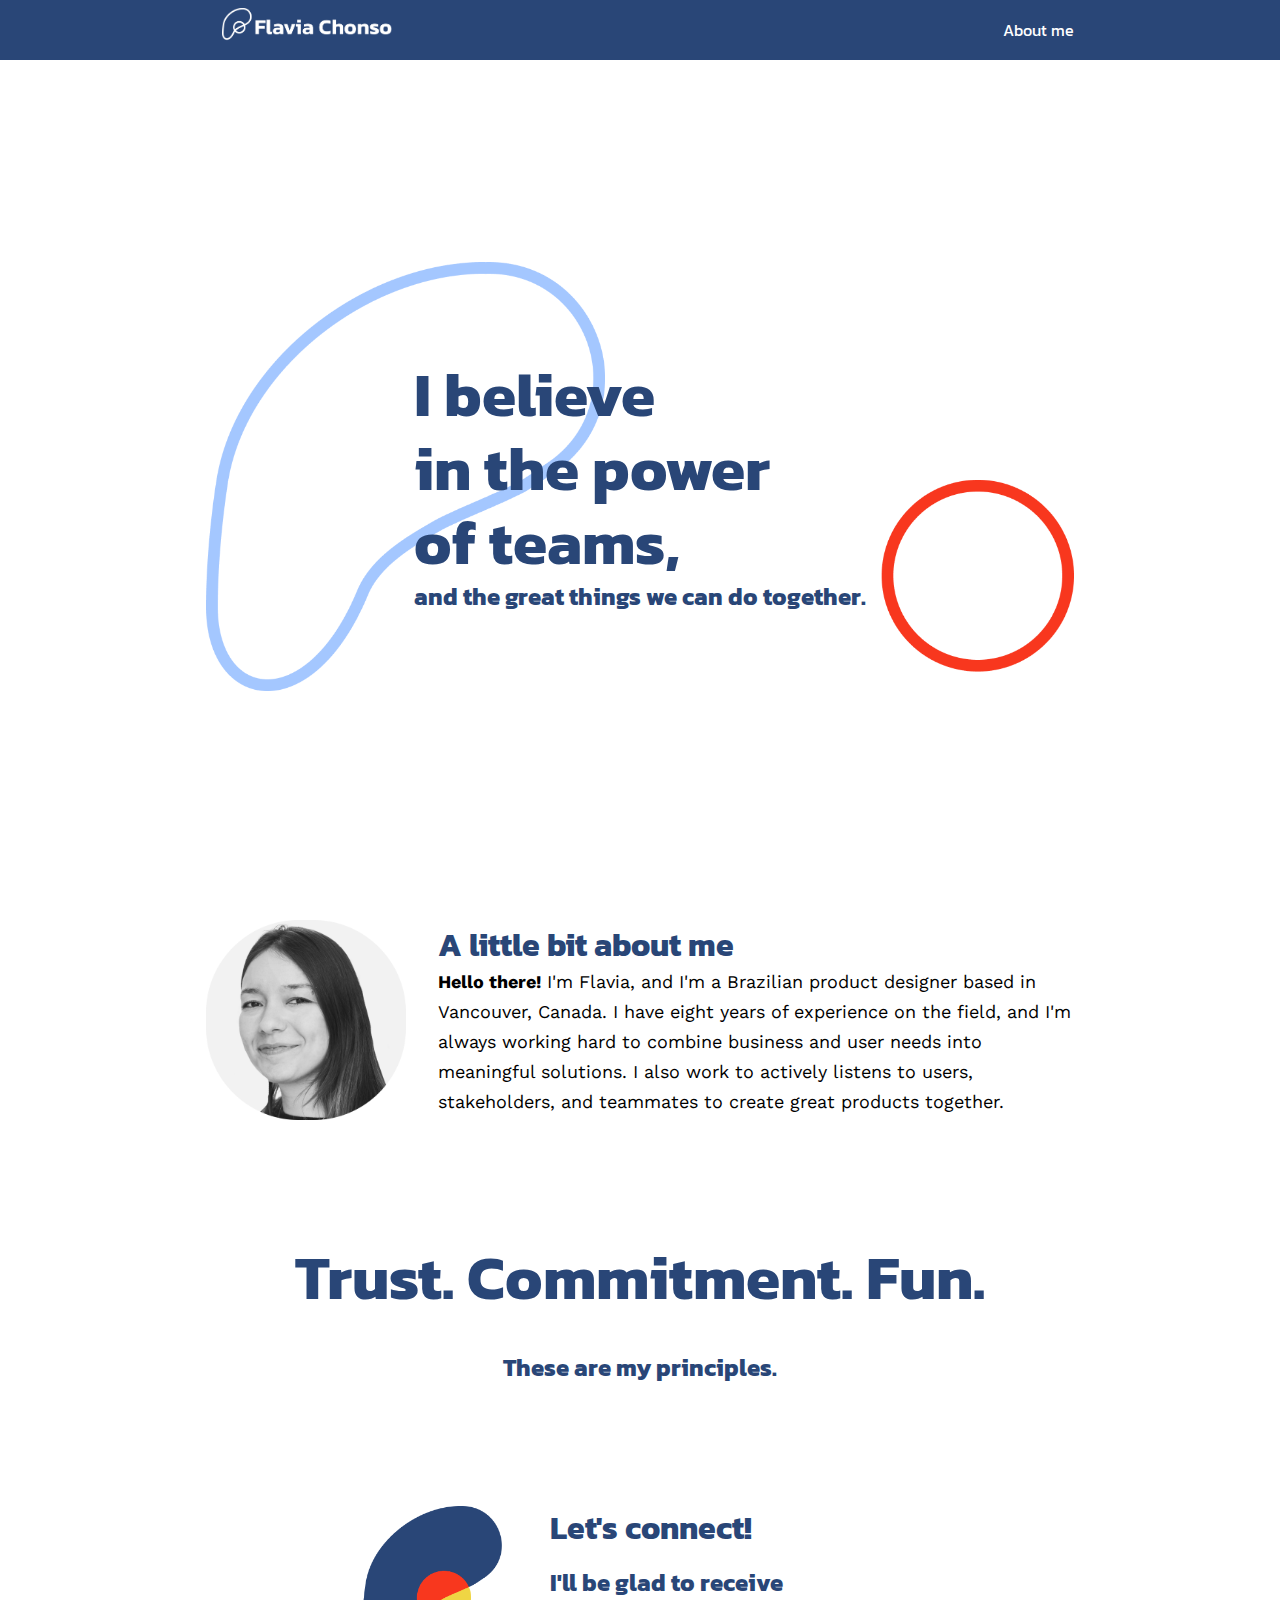
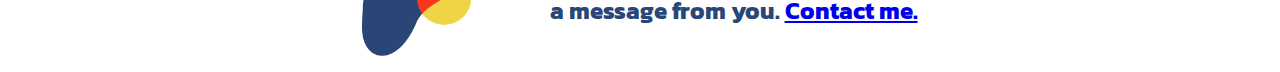
<file: about.html>
<!DOCTYPE html>
<html lang="en">
<head>
    <meta charset="UTF-8">
    <meta http-equiv="X-UA-Compatible" content="IE=edge">
    <meta name="viewport" content="width=device-width, initial-scale=1.0">
    <title>Flavia Chonso Portfolio</title>
    <link rel="preconnect" href="https://fonts.googleapis.com">
    <link rel="preconnect" href="https://fonts.gstatic.com" crossorigin>
    <link href="https://fonts.googleapis.com/css2?family=Kanit&family=Work+Sans:ital,wght@0,100;0,200;0,300;0,400;0,500;0,600;0,700;0,800;0,900;1,100;1,200;1,300;1,400;1,500;1,600;1,700;1,800;1,900&display=swap" rel="stylesheet">
    <link rel="stylesheet" href="/css/style.css">
    <link rel="stylesheet" href="/css/about.css">
</head>
<body>
    <nav>
        <ul class="container">
            <li>
                <a href="index.html"><img src="assets/Flavia_Logo_Final.png" alt="">
                </a>
            </li>
            <li>
                <a class="link-text" href="about.html">About me</a>
            </li>
        </ul>
    </nav>
    <main class="container">
        <section class="welcome">
            <h2>I believe <br>in the power <br>of teams,<br>
            </h2>
            <h4>and the great things we can do together.
            </h4>
            </section>

            <section class="case-thumb">
                <div class="case-details">
                    <div class="profile-text">
                        <img class="profile-img" src="assets/Profile.png" alt="">
                        <div><h3>A little bit about me</h3><p><strong>Hello there!</strong> I'm Flavia, and I'm a Brazilian product designer based in Vancouver, Canada. I have eight years of experience on the field, and I'm always working hard to combine business and user needs into meaningful solutions. I also work to actively listens to users, stakeholders, and teammates to create great products together.</p></div>
                    </div>
                </div>
            </section>

            <section class="values">
                <h2>Trust. Commitment. Fun.
                </h2>
                <h4><br>These are my principles.
                </h4>
                </section>

                <section class="contact-link">
                    <img class="contact-img" src="assets/connect.png" alt="">
                    <div class="contact-info">
                        <h3>Let's connect!</h3><br>
                        <h4> I'll be glad to receive <br>a message from you.
                        <a href="https://www.linkedin.com/in/flachonso/" target="_blank">Contact me.</a>
                    </h4>
                    </div>
                </section>
    </main>

</body>
</html>
</file>
<file: css/style.css>
* {
    margin: 0;
    padding: 0;
    box-sizing: border-box;
}

:root {
    --primary-light: #a4c7ff;
    --primary-medium: #294677;
    --primary-dark: #152442;
    --secondary-medium: #efd544;
    --secondary-light: #fdf0a4;
    --secondary-dark: #a89319;
    --accent-medium: #ce3723;
    --accent-light: #e88477;
    --accent-dark: #6c241a;
    --gray-light: #f2f2f2;
    --background-white: #ffffff;
    --background-color: #FFFDF3;
    --title-font-family: 'Kanit', sans-serif;
    --content-font-family: 'Work Sans', sans-serif; 
}

body {
    font-family: var(--content-font-family);
}

main {
    padding: 1em;
}

.container {
    list-style: none;
}

nav {
    width: 100%;
    background-color: var(--primary-medium);
}

nav img{
    width: 170px;
}

.container {
    max-width: 900px;
    margin: 0 auto;
}

nav ul {
    display: flex;
    gap: 8px;
    height: 60px;
    align-items: center;
}

nav ul li:nth-child(2) {
    margin-left: auto;
}

nav ul li a {
    padding: 16px;
    color: var(--background-white);
    font-size: 16px;
    display: inline-block;
}

.link-text {
    font-size: 16px;
    text-decoration: none;
    transition: all ease-in;
    font-family: var(--title-font-family);
}

.link-text:hover {
    text-decoration: underline;
}

h1, h2, h3, h4 {
    font-family: var(--title-font-family);
    color: var(--primary-medium);
}

h1 {
    font-size: 134px;
    line-height: 146px;
    
}

h2 {
    font-size: 62px;
    line-height: 74px;
}

h3 {
    font-size: 32px;
    line-height: 44px;
}

h4 {
    font-size: 24px;
    line-height: 36px;
}

p {
    font-size: 18px;
    line-height: 30px;
}

li {
    font-size: 18px;
    line-height: 30px;
    margin-left: 16px;
}

.primary-button {
    outline: none;
    border: none;
    border-radius: 124px;
    padding: 16px 24px;
    background-color: var(--accent-medium);
    color: var(--background-white);
    font-size: 16px;
    font-family: var(--title-font-family);
    cursor: pointer;
    margin-top: 24px;
    margin-bottom: 24px;
}

.inactive-button {
    outline: none;
    border: none;
    border-radius: 124px;
    padding: 16px 24px;
    background-color: var(--gray-light);
    color: var(--primary-medium);
    font-size: 16px;
    font-family: var(--title-font-family);
    cursor:auto;
    margin-top: 24px;
    margin-bottom: 24px;
}

.primary-button:hover {
    outline: none;
    border: none;
    border-radius: 124px;
    padding: 16px 24px;
    background-color: var(--accent-dark);
    color: var(--background-white);
    font-size: 16px;
    font-family: var(--title-font-family);
}

.contact-link{
    display: flex;
    flex-direction: row;
    gap: 48px;
    place-content: center;
}

.contact-info h4 {
    line-height: 28px;
}
.contact-img {
    height: 150px;
}

.ending-case{
    display: flex;
    flex-direction: row;
    gap: 48px;
    justify-content: center;
}

.ending-paragraph {
    display: flex;
    flex-direction: column;
    justify-content: center;
    text-align: center;
}

.ending-paragraph a {
    justify-content: center;
}


@media only screen and (max-width: 600px) {
h1 {
    font-size: 48px;
    line-height: 60px;
}

h2 {
    font-size: 36px;
    line-height: 48px;
}

h3 {
    font-size: 24px;
    line-height: 38px;
}

h4 {
    font-size: 20px;
    line-height: 32px;
}

p {
    font-size: 16px;
    line-height: 28px;

}

li {
    font-size: 16px;
    line-height: 28px;
    margin-left: 8px;
}

.primary-button,
.primary-button:hover {
    padding: 12px 20px;
    font-size: 14px;
    margin-top: 16px;
    margin-bottom: 16px;
}


nav {
    width: 100%;
    background-color: var(--primary-medium);
}

nav ul {
    display: flex;
    flex-wrap: wrap; 
    justify-content: space-between; 
    align-items: center;
    padding: 8px;
}

nav ul li {
    margin-bottom: 8px; 
}

.contact-link {
    display: flex;
    flex-direction: column;
    align-items: center;
    gap: 0;
    margin-top: 64px;
}

.contact-info {
    gap: 24px;
    text-align: center;
}

.contact-img {
    width: 80px;
    height: 10%;
    place-content: center;
}

.ending-case{
    display: flex;
    flex-direction: row;
    gap: 48px;
    justify-content: center;
}

.ending-paragraph {
    display: flex;
    flex-direction: column;
    justify-content: center;
    text-align: center;
}

.ending-paragraph a {
    justify-content: center;
}

}
</file>
<file: css/about.css>
.welcome {
    min-height: calc(100vh - 80px);
    display: grid;
    place-content: center;
    background-image: url("/assets/forms-about.png");
    background-size: 100%;
    background-repeat: no-repeat;
    background-position: 50%;
}

.values {
    margin-top: 120px;
    text-align: center;
    margin-bottom: 120px;
}

.profile-text {
    align-items: center;
    margin-top: 24px;
    display: flex;
    flex-direction: row;
    gap: 32px;
}

.profile-img {
    width: 200px;
    place-content: center;
}

@media only screen and (max-width: 600px) {
    .welcome { 
        background-position: center;
        margin-top: 2em;
        margin-bottom: 2em;
        background-image: url("/assets/forms-about-mobile.png");
    }

    .profile-text {
        align-items: center;
        margin-top: 24px;
        display: flex;
        flex-direction: column;
        gap: 32px;
        text-align: center;
    }
}
</file>
